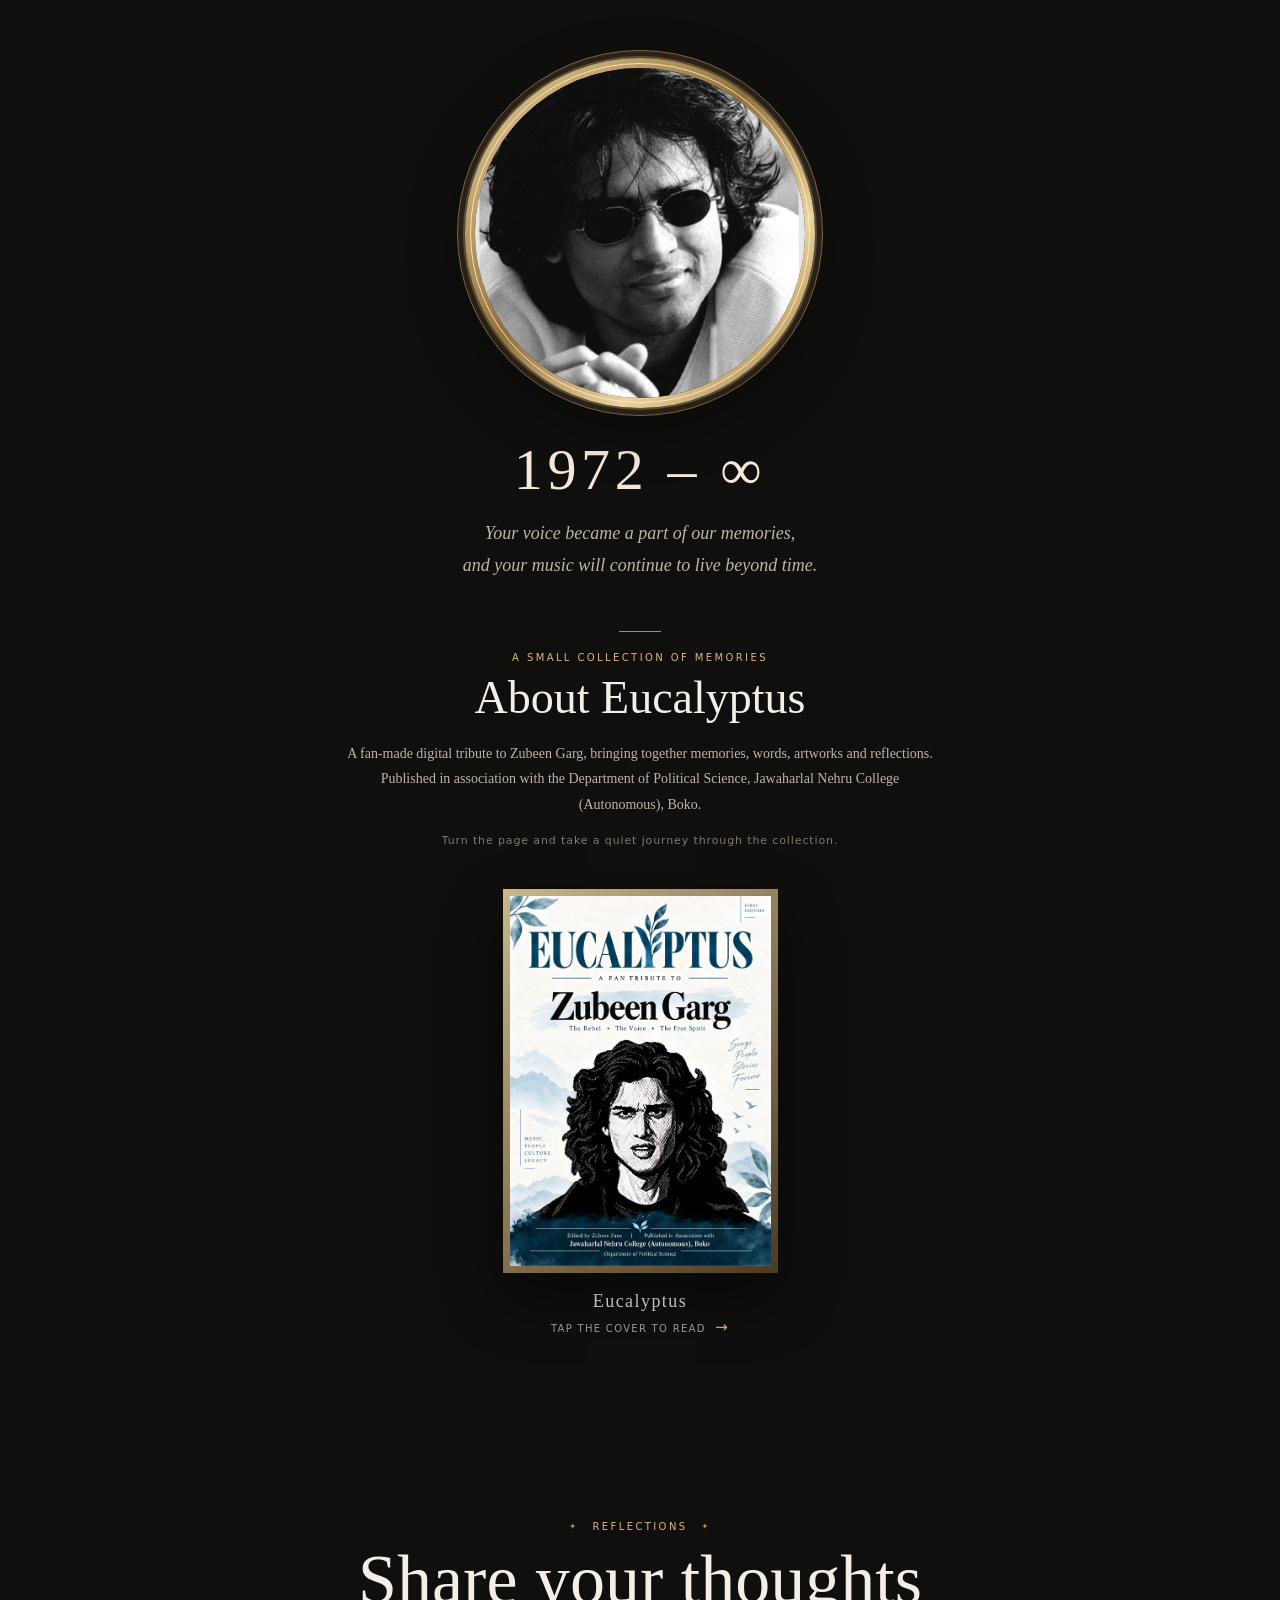
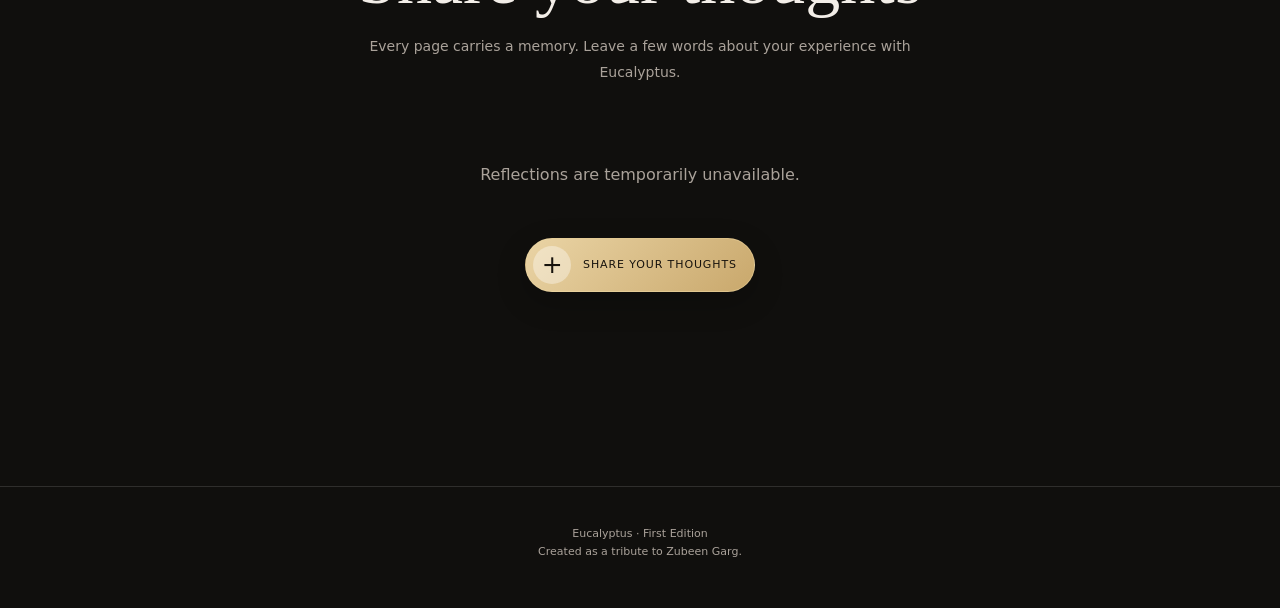
<file: index.html>
<!DOCTYPE html>
<html lang="en">
<head>
  <meta charset="UTF-8">
  <meta name="viewport" content="width=device-width, initial-scale=1.0, viewport-fit=cover">
  <meta name="theme-color" content="#100f0d">
  <meta name="description" content="Eucalyptus — First Edition. A tribute to Zubeen Garg.">
  <title>Eucalyptus — First Edition</title>
  <link rel="stylesheet" href="styles.css">
  <link rel="preconnect" href="https://script.google.com">
  <link rel="preconnect" href="https://script.googleusercontent.com">
</head>
<body>

  <!-- =========================
       HOMEPAGE
  ========================== -->
  <section class="home" id="home">

    <div class="tribute-frame" aria-hidden="true">

      <div class="home-photo">
        <img src="assets/zubeen.jpg" alt="Zubeen Garg">
      </div>
    </div>

    <div class="home-mark">1972 – ∞</div>

    <p class="tribute-message">
      Your voice became a part of our memories,<br>
      and your music will continue to live beyond time.
    </p>


    <section class="magazine-intro" aria-labelledby="magazineIntroTitle">
      <div class="magazine-intro-rule" aria-hidden="true"></div>
      <p class="magazine-intro-kicker">A small collection of memories</p>
      <h2 id="magazineIntroTitle">About Eucalyptus</h2>
      <p>
        A fan-made digital tribute to Zubeen Garg, bringing together memories, words, artworks and reflections.

        <br>Published in association with the Department of Political Science, Jawaharlal Nehru College (Autonomous), Boko.
      </p>
      <p class="magazine-intro-note">
        Turn the page and take a quiet journey through the collection.
      </p>
    </section>

    <!-- Magazine cover -->
    <button class="magazine-cover-button"
            id="enterMagazine"
            type="button"
            aria-label="Open Eucalyptus magazine">

      <div class="cover-shadow">
        <div class="cover-frame">
          <img
            src="assets/magazine/page-01.webp"
            alt="Eucalyptus magazine — first page"
            class="cover-image">
        </div>
      </div>

      <div class="cover-caption">
        <span class="cover-caption-title">Eucalyptus</span>
        <span class="cover-caption-action">
          Tap the cover to read
          <span aria-hidden="true">→</span>
        </span>
      </div>

    </button>

  </section>


  <!-- =========================
       MAGAZINE PRELOADER
  ========================== -->
  <div class="magazine-preloader" id="magazinePreloader" aria-hidden="true">
    <div class="preloader-card">
      <div class="preloader-mark">E</div>
      <div class="preloader-title">Eucalyptus</div>
      <div class="preloader-subtitle">Preparing the magazine</div>
      <div class="preloader-progress"><span id="preloaderBar"></span></div>
      <div class="preloader-count" id="preloaderCount">0 / 75</div>
    </div>
  </div>

  <!-- =========================
       PDF-LIKE VIEWER
  ========================== -->
  <section class="viewer"
           id="viewer"
           aria-label="Eucalyptus magazine">

    <header class="toolbar">

      <button class="toolbar-button close-button"
              id="closeViewer"
              type="button"
              aria-label="Close magazine">
        ×
      </button>

      <div class="document-title">
        <strong>Eucalyptus</strong>
        <span>First Edition</span>
      </div>

      <div class="toolbar-actions">

        <button class="toolbar-button"
                id="zoomOut"
                type="button"
                aria-label="Zoom out">−</button>

        <span class="zoom-label"
              id="zoomLabel">100%</span>

        <button class="toolbar-button"
                id="zoomIn"
                type="button"
                aria-label="Zoom in">+</button>

        <button class="toolbar-button download-button"
                id="downloadMagazine"
                type="button"
                aria-label="Download magazine as PDF"
                title="Download magazine as PDF">
          <span class="download-icon" aria-hidden="true">↓</span>
        </button>

      </div>
    </header>


    <main class="pdf-area" id="pdfArea">
      <div class="pages" id="pages"></div>
    </main>


    <div class="page-control">

      <button id="previousPage"
              type="button"
              aria-label="Previous page">‹</button>

      <div class="page-input-wrap">
        <input id="pageInput"
               type="number"
               min="1"
               max="75"
               value="1"
               aria-label="Page number">
        <span>/ 75</span>
      </div>

      <button id="nextPage"
              type="button"
              aria-label="Next page">›</button>

    </div>

  </section>


  <!-- =========================
       REVIEWS
  ========================== -->
  <section class="reviews-section" id="reviews">

    <div class="review-heading-decoration">
      <span>✦</span>
      <span>REFLECTIONS</span>
      <span>✦</span>
    </div>

    <div class="section-heading">
      <h2>Share your thoughts</h2>
      <p>
        Every page carries a memory. Leave a few words
        about your experience with Eucalyptus.
      </p>
    </div>

    <div class="reviews-wrap">

      <div id="reviewsList" class="reviews-list is-loading">
        <div class="review-state review-loading-state">
          <span class="inline-spinner" aria-hidden="true"></span>
          <span>Loading reflections…</span>
        </div>
      </div>

      <div class="review-actions">
        <a class="view-all-reviews" id="viewAllReviews" href="review.html" hidden>
          <span>View all reviews</span>
          <span aria-hidden="true">→</span>
        </a>

        <button class="share-thoughts"
                id="addReview"
                type="button">
          <span class="share-icon">+</span>
          <span class="share-label">Share your thoughts</span>
        </button>
      </div>

    </div>
  </section>


  <footer>
    <p>Eucalyptus · First Edition</p>
    <p>Created as a tribute to Zubeen Garg.</p>

  </footer>


  <!-- =========================
       REVIEW MODAL
  ========================== -->
  <div class="modal"
       id="reviewModal"
       aria-hidden="true">

    <div class="modal-backdrop"
         data-close-review></div>

    <div class="modal-card"
         role="dialog"
         aria-modal="true"
         aria-labelledby="reviewTitle">

      <button class="modal-close"
              id="closeReview"
              type="button"
              aria-label="Close">×</button>

      <div class="modal-ornament">✦</div>

      <h2 id="reviewTitle">Share your thoughts</h2>

      <p class="modal-intro">
        Tell us what you felt while going through Eucalyptus.
      </p>

      <div class="review-submit-overlay" id="reviewSubmitOverlay" aria-hidden="true">
        <div class="submit-spinner" aria-hidden="true"></div>
        <strong id="reviewSubmitTitle">Publishing your reflection…</strong>
        <span id="reviewSubmitText">Please wait a moment.</span>
      </div>

      <form id="reviewForm">

        <label>
          Name
          <input name="name"
                 type="text"
                 maxlength="60"
                 required
                 placeholder="Your name">
        </label>

        <label>
          Rating

          <span class="rating-input"
                id="ratingInput">
            <button type="button" data-rating="1">★</button>
            <button type="button" data-rating="2">★</button>
            <button type="button" data-rating="3">★</button>
            <button type="button" data-rating="4">★</button>
            <button type="button" data-rating="5">★</button>
          </span>

          <input id="ratingValue"
                 name="rating"
                 type="hidden"
                 value="5">
        </label>

        <label>
          Your review
          <textarea name="review"
                    maxlength="600"
                    rows="5"
                    required
                    placeholder="Write something about the magazine…"></textarea>
        </label>

        <button class="submit-review"
                type="submit">
          Publish review
        </button>

        <p class="form-message"
           id="formMessage"></p>

      </form>
    </div>
  </div>


  <script src="libs/eucalyptus-pdf.js"></script>
  <script src="script.js"></script>
</body>
</html>
</file>
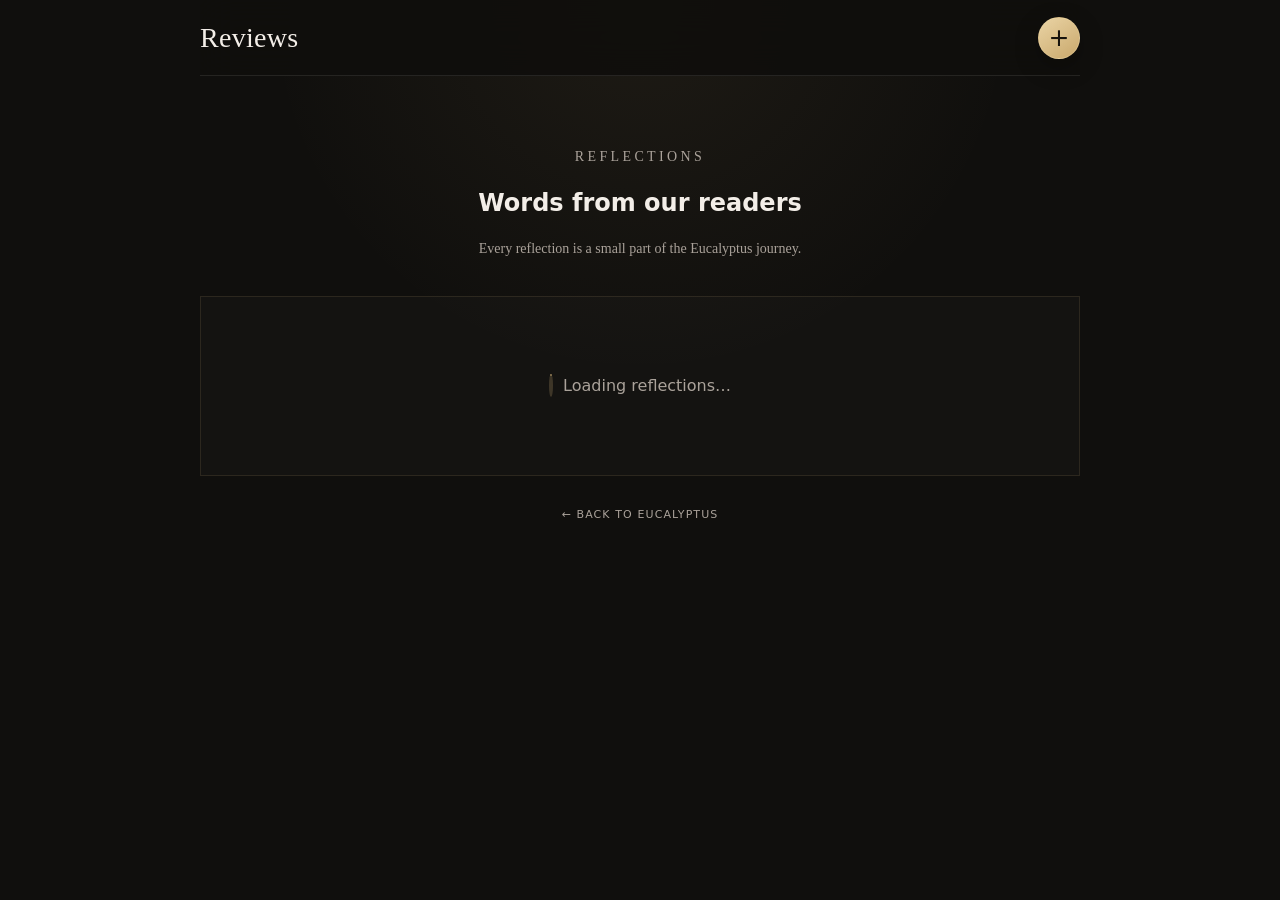
<file: review.html>
<!DOCTYPE html>
<html lang="en">
<head>
  <meta charset="UTF-8">
  <meta name="viewport" content="width=device-width, initial-scale=1.0, viewport-fit=cover">
  <meta name="theme-color" content="#100f0d">
  <meta name="description" content="Eucalyptus — Reviews and reflections.">
  <title>Reviews — Eucalyptus</title>
  <link rel="stylesheet" href="styles.css">
  <style>
    body.review-page {
      min-height: 100svh;
      background:
        radial-gradient(circle at 50% 0%, rgba(215,183,123,.07), transparent 34%),
        var(--black);
    }
    .reviews-page {
      width: min(100%, 920px);
      margin: 0 auto;
      padding: 0 20px 80px;
    }
    .reviews-page-header {
      position: sticky;
      top: 0;
      z-index: 20;
      height: 76px;
      display: flex;
      align-items: center;
      justify-content: space-between;
      border-bottom: 1px solid rgba(255,255,255,.09);
      background: rgba(16,15,13,.92);
      backdrop-filter: blur(18px);
      -webkit-backdrop-filter: blur(18px);
    }
    .reviews-page-title {
      margin: 0;
      font-family: Georgia, "Times New Roman", serif;
      font-size: 28px;
      font-weight: 400;
      letter-spacing: .01em;
    }
    .reviews-page-add {
      width: 42px;
      height: 42px;
      display: grid;
      place-items: center;
      border: 1px solid rgba(236,212,159,.42);
      border-radius: 50%;
      background: linear-gradient(145deg, #ead4a5, #c9a86c);
      color: #17130d;
      font-size: 25px;
      line-height: 1;
      text-decoration: none;
      box-shadow: 0 8px 24px rgba(0,0,0,.25);
      transition: transform .2s ease;
    }
    .reviews-page-add:hover { transform: translateY(-2px); }
    .reviews-intro {
      padding: 54px 0 34px;
      text-align: center;
    }
    .reviews-intro-kicker {
      margin: 0 0 10px;
      color: var(--gold);
      font-size: 10px;
      letter-spacing: .24em;
      text-transform: uppercase;
    }
    .reviews-intro h1 {
      margin: 0;
      font-family: Georgia, "Times New Roman", serif;
      font-size: clamp(40px, 7vw, 64px);
      font-weight: 400;
    }
    .reviews-intro p {
      max-width: 570px;
      margin: 15px auto 0;
      color: var(--muted);
      font-family: Georgia, "Times New Roman", serif;
      line-height: 1.75;
      font-size: 14px;
    }
    .all-reviews-list {
      display: grid;
      gap: 14px;
    }
    .all-reviews-list .review-card {
      animation: reviewAppear .35s ease both;
    }
    @keyframes reviewAppear {
      from { opacity: 0; transform: translateY(7px); }
      to { opacity: 1; transform: translateY(0); }
    }
    .reviews-page-state {
      min-height: 180px;
      display: grid;
      place-items: center;
      color: var(--muted);
      text-align: center;
      border: 1px solid rgba(215,183,123,.12);
      background: rgba(255,255,255,.015);
    }
    .reviews-back {
      display: block;
      width: fit-content;
      margin: 32px auto 0;
      color: var(--muted);
      text-decoration: none;
      font-size: 11px;
      letter-spacing: .1em;
      text-transform: uppercase;
    }
    .reviews-back:hover { color: var(--gold-light); }
    @media (max-width: 700px) {
      .reviews-page { padding: 0 14px 55px; }
      .reviews-page-header { height: 64px; }
      .reviews-page-title { font-size: 24px; }
      .reviews-page-add { width: 40px; height: 40px; }
      .reviews-intro { padding: 42px 8px 28px; }
      .reviews-intro h1 { font-size: 43px; }
      .reviews-intro p { font-size: 13px; }
    }
  </style>
</head>
<body class="review-page">
  <main class="reviews-page">
    <header class="reviews-page-header">
      <h1 class="reviews-page-title">Reviews</h1>
      <button class="reviews-page-add" id="pageAddReview" type="button" aria-label="Add review">+</button>
    </header>

    <section class="reviews-intro">
      <p class="reviews-intro-kicker">Reflections</p>
      <h2>Words from our readers</h2>
      <p>Every reflection is a small part of the Eucalyptus journey.</p>
    </section>

    <section aria-label="All reviews">
      <div id="allReviewsList" class="all-reviews-list">
        <div class="reviews-page-state">
          <span><span class="inline-spinner" aria-hidden="true"></span>&nbsp; Loading reflections…</span>
        </div>
      </div>
    </section>

    <a class="reviews-back" href="index.html">← Back to Eucalyptus</a>
  </main>

  <!-- Reuse the existing review form/modal exactly, without changing the homepage form. -->
  <div class="modal" id="reviewModal" aria-hidden="true">
    <div class="modal-backdrop" data-close-review></div>
    <div class="modal-card" role="dialog" aria-modal="true" aria-labelledby="reviewTitle">
      <button class="modal-close" id="closeReview" type="button" aria-label="Close">×</button>
      <div class="modal-ornament">✦</div>
      <h2 id="reviewTitle">Share your thoughts</h2>
      <p class="modal-intro">Tell us what you felt while going through Eucalyptus.</p>
      <div class="review-submit-overlay" id="reviewSubmitOverlay" aria-hidden="true">
        <div class="submit-spinner" aria-hidden="true"></div>
        <strong id="reviewSubmitTitle">Publishing your reflection…</strong>
        <span id="reviewSubmitText">Please wait a moment.</span>
      </div>
      <form id="reviewForm">
        <label>Name
          <input name="name" type="text" maxlength="60" required placeholder="Your name">
        </label>
        <label>Rating
          <span class="rating-input" id="ratingInput">
            <button type="button" data-rating="1">★</button>
            <button type="button" data-rating="2">★</button>
            <button type="button" data-rating="3">★</button>
            <button type="button" data-rating="4">★</button>
            <button type="button" data-rating="5">★</button>
          </span>
          <input id="ratingValue" name="rating" type="hidden" value="5">
        </label>
        <label>Your review
          <textarea name="review" maxlength="600" rows="5" required placeholder="Write something about the magazine…"></textarea>
        </label>
        <button class="submit-review" type="submit">Publish review</button>
        <p class="form-message" id="formMessage"></p>
      </form>
    </div>
  </div>

<script>
const REVIEW_API_URL = "https://script.google.com/macros/s/AKfycbyBRiG2zSJiflltSO2iUaeSy_tyiNYF7ASCsY05XhcqAOAndD3G_vsc6mHWqaaKgOG7/exec";
const REVIEW_CACHE_KEY = "eucalyptus_reviews_v1";

const modal = document.getElementById("reviewModal");
const form = document.getElementById("reviewForm");
const list = document.getElementById("allReviewsList");
const ratingValue = document.getElementById("ratingValue");
const submitButton = form.querySelector(".submit-review");
const overlay = document.getElementById("reviewSubmitOverlay");

function sortLatest(reviews) {
  return [...reviews].sort((a,b) => {
    const da = new Date(a.date || 0).getTime();
    const db = new Date(b.date || 0).getTime();
    return (Number.isFinite(db) ? db : 0) - (Number.isFinite(da) ? da : 0);
  });
}
function card(review) {
  const el = document.createElement("article");
  el.className = "review-card";
  const top = document.createElement("div");
  top.className = "review-top";
  const name = document.createElement("div");
  name.className = "review-name";
  name.textContent = review.name || "Anonymous";
  const stars = document.createElement("div");
  stars.className = "review-stars";
  const rating = Math.max(0, Math.min(5, Number(review.rating) || 0));
  stars.textContent = "★".repeat(rating) + "☆".repeat(5-rating);
  const text = document.createElement("p");
  text.className = "review-text";
  text.textContent = review.review || "";
  top.append(name, stars);
  el.append(top, text);
  return el;
}
function render(reviews) {
  list.innerHTML = "";
  const sorted = sortLatest(reviews);
  if (!sorted.length) {
    list.innerHTML = '<div class="reviews-page-state">Be the first to leave a reflection.</div>';
    return;
  }
  sorted.forEach((r,i) => {
    const el = card(r);
    el.style.animationDelay = Math.min(i * 35, 280) + "ms";
    list.appendChild(el);
  });
}
function getCache() {
  try { return JSON.parse(sessionStorage.getItem(REVIEW_CACHE_KEY) || "null"); } catch (_) { return null; }
}
function setCache(v) {
  try { sessionStorage.setItem(REVIEW_CACHE_KEY, JSON.stringify(v)); } catch (_) {}
}
async function loadReviews() {
  const cached = getCache();
  if (Array.isArray(cached)) render(cached);
  try {
    const response = await fetch(REVIEW_API_URL + "?t=" + Date.now(), {cache:"no-store"});
    if (!response.ok) throw new Error();
    const data = await response.json();
    const reviews = Array.isArray(data.reviews) ? data.reviews : [];
    setCache(reviews);
    render(reviews);
  } catch (_) {
    if (!Array.isArray(cached)) {
      list.innerHTML = '<div class="reviews-page-state">Reflections are temporarily unavailable.</div>';
    }
  }
}
function openReview() {
  modal.classList.add("open");
  modal.setAttribute("aria-hidden","false");
}
function closeReview() {
  modal.classList.remove("open");
  modal.setAttribute("aria-hidden","true");
}
document.getElementById("pageAddReview").addEventListener("click", openReview);
document.getElementById("closeReview").addEventListener("click", closeReview);
document.querySelector("[data-close-review]").addEventListener("click", closeReview);

document.querySelectorAll("#ratingInput button").forEach(btn => {
  btn.addEventListener("click", () => {
    const value = Number(btn.dataset.rating);
    ratingValue.value = value;
    document.querySelectorAll("#ratingInput button").forEach((star,i) => star.textContent = i < value ? "★" : "☆");
  });
});

function setSubmitting(on) {
  // The old full-card overlay is intentionally disabled. The homepage
  // uses a compact one-line publishing state instead.
  overlay.classList.remove("open");
  overlay.setAttribute("aria-hidden", "true");
  submitButton.disabled = on;
  form.querySelectorAll("input, textarea, #ratingInput button").forEach(x => x.disabled = on);
}

function showPublishState(message = "Publishing your reflection…", success = false) {
  list.innerHTML = `
    <div class="reviews-page-state review-publish-state ${success ? "is-success" : ""}">
      ${success ? "" : '<span class="inline-spinner" aria-hidden="true"></span>'}
      <span>${message}</span>
    </div>
  `;
}

form.addEventListener("submit", async e => {
  e.preventDefault();
  if (submitButton.disabled) return;
  document.getElementById("formMessage").textContent = "";
  const fd = new FormData(form);
  const payload = {
    name: String(fd.get("name") || "").trim(),
    rating: Number(fd.get("rating") || 5),
    review: String(fd.get("review") || "").trim()
  };
  if (!payload.name || !payload.review) {
    document.getElementById("formMessage").textContent = "Please complete the form.";
    return;
  }

  setSubmitting(true);
  closeReview();
  showPublishState();

  try {
    await fetch(REVIEW_API_URL, {
      method:"POST", mode:"no-cors",
      headers:{"Content-Type":"text/plain;charset=utf-8"},
      body:JSON.stringify(payload)
    });

    try { sessionStorage.removeItem(REVIEW_CACHE_KEY); } catch (_) {}
    form.reset();
    ratingValue.value = 5;
    document.querySelectorAll("#ratingInput button").forEach(star => star.textContent = "★");

    showPublishState("Reflection submitted", true);
    await new Promise(r => setTimeout(r, 650));
    setSubmitting(false);
    loadReviews();
  } catch (_) {
    setSubmitting(false);
    showPublishState("Could not publish. Please try again.", true);
    setTimeout(loadReviews, 1400);
  }
});

// Prevent selection, long-press selection and the context menu outside the review form.
document.addEventListener("selectstart", e => {
  if (!e.target.closest("#reviewForm")) e.preventDefault();
});
document.addEventListener("contextmenu", e => {
  if (!e.target.closest("#reviewForm")) e.preventDefault();
});
document.addEventListener("dragstart", e => {
  if (!e.target.closest("#reviewForm")) e.preventDefault();
});
loadReviews();
  } catch (_) {
    setSubmitting(false, "Could not publish");
    document.getElementById("formMessage").textContent = "Could not submit the review. Please try again.";
  }
});
loadReviews();
</script>
</body>
</html>
</file>
<file: styles.css>
* {
  box-sizing: border-box;
}

:root {
  --black: #100f0d;
  --black-2: #181614;
  --paper-bg: #d8d5d1;
  --text: #f3eee8;
  --muted: #aaa29a;

  --gold: #d7b77b;
  --gold-light: #ecd49f;
  --gold-dark: #92703b;

  --line: rgba(255,255,255,.13);
}

html {
  scroll-behavior: smooth;
}

body {
  margin: 0;
  background: var(--black);
  color: var(--text);
  font-family: Inter, system-ui, -apple-system, BlinkMacSystemFont, "Segoe UI", sans-serif;
  -webkit-font-smoothing: antialiased;
}

/* Prevent long-press text selection outside the review form. */
html,
body,
body * {
  -webkit-user-select: none;
  user-select: none;
  -webkit-touch-callout: none;
}

#reviewForm,
#reviewForm * {
  -webkit-user-select: text;
  user-select: text;
  -webkit-touch-callout: default;
}

#reviewForm button,
#reviewForm input[type="button"],
#reviewForm input[type="submit"] {
  -webkit-user-select: none;
  user-select: none;
}

body.viewer-open {
  overflow: hidden;
}

button,
input,
textarea {
  font: inherit;
}

button {
  cursor: pointer;
}


/* =========================================
   HOMEPAGE / TRIBUTE
========================================= */

.home {
  min-height: 100svh;
  padding: 58px 20px 80px;

  display: flex;
  flex-direction: column;
  align-items: center;
  justify-content: center;

  text-align: center;
}


/* ---- Golden photo frame ---- */

.tribute-frame {
  position: relative;

  width: min(72vw, 350px);
  aspect-ratio: 1;

  display: grid;
  place-items: center;

  margin-bottom: 28px;

  padding: 10px;

  border-radius: 50%;

  background:
    linear-gradient(
      135deg,
      var(--gold-light),
      var(--gold-dark) 45%,
      var(--gold-light) 72%,
      var(--gold-dark)
    );

  box-shadow:
    0 0 0 2px rgba(236,212,159,.25),
    0 0 0 7px rgba(146,112,59,.22),
    0 18px 55px rgba(0,0,0,.35);
}


/* Inner golden ring */

.tribute-frame::before {
  content: "";
  position: absolute;
  inset: 5px;

  border: 1px solid rgba(255,238,194,.85);
  border-radius: 50%;

  pointer-events: none;
}


/* Outer decorative ring */

.tribute-frame::after {
  content: "";
  position: absolute;
  inset: -8px;

  border: 1px solid rgba(215,183,123,.52);
  border-radius: 50%;

  pointer-events: none;
}


.home-photo {
  width: 100%;
  height: 100%;

  border-radius: 50%;
  overflow: hidden;

  background: #171513;
}


.home-photo img {
  width: 100%;
  height: 100%;

  display: block;
  object-fit: cover;

  filter:
    saturate(.72)
    contrast(1.02);
}


/* ---- Tribute text ---- */

.home-mark {
  font-family:
    Georgia,
    "Times New Roman",
    serif;

  font-size:
    clamp(31px, 7vw, 58px);

  font-weight: 400;

  letter-spacing: .08em;

  color: #f2e9dc;
}

.tribute-message {
  max-width: 540px;

  margin: 15px auto 38px;

  color: #bdb4aa;

  font-family:
    Georgia,
    "Times New Roman",
    serif;

  font-size:
    clamp(14px, 2.8vw, 18px);

  line-height: 1.75;

  font-style: italic;
}


/* ---- Magazine introduction ---- */

.magazine-intro {
  width: min(100%, 650px);
  margin: 12px auto 42px;
  text-align: center;
}

.magazine-intro-rule {
  width: 42px; height: 1px; margin: 0 auto 20px;
  background: var(--gold); opacity: .75;
}

.magazine-intro-kicker {
  margin: 0 0 10px; color: var(--gold); font-size: 10px;
  letter-spacing: .24em; text-transform: uppercase;
}

.magazine-intro h2 {
  margin: 0; font-family: Georgia, "Times New Roman", serif;
  font-size: clamp(30px, 6vw, 46px); font-weight: 400; line-height: 1.1;
}

.magazine-intro > p:not(.magazine-intro-kicker):not(.magazine-intro-note) {
  max-width: 590px; margin: 17px auto 0; color: #bdb4aa;
  font-family: Georgia, "Times New Roman", serif; font-size: 14px; line-height: 1.85;
}

.magazine-intro-note {
  margin: 16px auto 0; color: #817970; font-size: 11px; letter-spacing: .08em;
}

/* =========================================
   MAGAZINE COVER
========================================= */

.magazine-cover-button {
  border: 0;
  padding: 0;

  background: transparent;
  color: var(--text);

  display: flex;
  flex-direction: column;
  align-items: center;

  transition:
    transform .35s ease;
}

.magazine-cover-button:hover {
  transform: translateY(-7px);
}

.magazine-cover-button:focus-visible {
  outline: 1px solid var(--gold);
  outline-offset: 12px;
}


.cover-shadow {
  position: relative;

  width: min(55vw, 275px);

  padding: 7px;

  background:
    linear-gradient(
      135deg,
      rgba(236,212,159,.85),
      rgba(146,112,59,.45)
    );

  box-shadow:
    0 24px 55px rgba(0,0,0,.48);
}


.cover-frame {
  background: #fff;

  overflow: hidden;
}


.cover-image {
  display: block;

  width: 100%;
  height: auto;
}


.cover-caption {
  display: flex;
  flex-direction: column;
  align-items: center;

  gap: 6px;

  margin-top: 18px;
}


.cover-caption-title {
  font-family:
    Georgia,
    "Times New Roman",
    serif;

  font-size: 18px;
  letter-spacing: .08em;
}


.cover-caption-action {
  color: var(--muted);

  font-size: 10px;

  letter-spacing: .13em;
  text-transform: uppercase;
}

.cover-caption-action span {
  color: var(--gold);
  font-size: 15px;
  margin-left: 5px;
}


/* =========================================
   MAGAZINE PRELOADER
========================================= */
.magazine-preloader { position: fixed; inset: 0; z-index: 500; display: grid; place-items: center; background: radial-gradient(circle at 50% 42%, #211e1a 0%, #100f0d 58%, #090908 100%); opacity: 1; visibility: visible; transition: opacity .32s ease, visibility .32s ease; }
.magazine-preloader.ready { opacity: 0; }
.magazine-preloader.hidden { visibility: hidden; pointer-events: none; }
.preloader-card { width: min(82vw, 330px); text-align: center; }
.preloader-mark { width: 58px; height: 58px; margin: 0 auto 18px; display: grid; place-items: center; border: 1px solid rgba(236,212,159,.55); border-radius: 50%; color: var(--gold-light); font-family: Georgia, serif; font-size: 28px; }
.preloader-title { color: #f3eee8; font-family: Georgia, serif; font-size: 25px; letter-spacing: .08em; }
.preloader-subtitle { margin-top: 7px; color: var(--muted); font-size: 10px; letter-spacing: .18em; text-transform: uppercase; }
.preloader-progress { height: 2px; margin-top: 26px; overflow: hidden; background: rgba(255,255,255,.10); }
.preloader-progress span { display: block; width: 0; height: 100%; background: var(--gold); transition: width .18s ease; }
.preloader-count { margin-top: 10px; color: #817970; font-size: 10px; letter-spacing: .08em; }
.review-loading-state { display:flex; align-items:center; justify-content:center; gap:10px; }
.inline-spinner, .submit-spinner { width:16px; height:16px; border:2px solid rgba(215,183,123,.22); border-top-color:var(--gold); border-radius:50%; animation:eucalyptusSpin .75s linear infinite; }
@keyframes eucalyptusSpin { to { transform:rotate(360deg); } }
.reviews-list.is-loading {
  min-height: 80px;
}
.reviews-list.is-loading .review-state {
  min-height: 80px;
}

.review-publish-state {
  min-height: 56px !important;
  display: flex !important;
  align-items: center;
  justify-content: center;
  gap: 10px;
  padding: 0 18px;
  border: 1px solid rgba(215,183,123,.15);
  background: rgba(255,255,255,.018);
  color: var(--muted);
  font-size: 12px;
  letter-spacing: .02em;
  text-align: center;
}

.review-publish-state.is-success {
  color: var(--gold-light);
}

.review-publish-state .inline-spinner {
  flex: 0 0 auto;
}
.review-submit-overlay { position:absolute; inset:0; z-index:5; display:none; place-items:center; padding:28px; text-align:center; background:rgba(16,15,13,.94); backdrop-filter:blur(8px); }
.review-submit-overlay.open { display:grid; }
.review-submit-overlay > div, .review-submit-overlay > strong, .review-submit-overlay > span { grid-column:1; grid-row:1; }
.review-submit-overlay .submit-spinner { align-self:start; margin-top:8px; }
.review-submit-overlay strong { margin-top:38px; color:#f3eee8; font-family:Georgia,serif; font-size:20px; font-weight:400; }
.review-submit-overlay span { margin-top:92px; color:var(--muted); font-size:11px; }
.submit-review:disabled { opacity:.55; cursor:wait; }

/* =========================================
   PDF VIEWER
========================================= */

.viewer {
  position: fixed;
  inset: 0;

  z-index: 100;

  display: none;

  grid-template-rows:
    58px
    minmax(0, 1fr)
    54px;

  background: #d8d5d1;
}

.viewer.active {
  display: grid;
}


.toolbar {
  height: 58px;

  display: grid;

  grid-template-columns:
    58px
    1fr
    auto;

  align-items: center;

  background: #10100f;

  border-bottom:
    1px solid var(--line);

  padding: 0 8px;

  z-index: 20;
}


.toolbar-button {
  width: 44px;
  height: 44px;

  border: 0;
  background: transparent;

  color: white;

  font-size: 23px;
}


.close-button {
  font-size: 31px;
}


.document-title {
  display: flex;
  flex-direction: column;
  align-items: center;

  line-height: 1.2;
}


.document-title strong {
  font-family:
    Georgia,
    "Times New Roman",
    serif;

  font-size: 15px;
  font-weight: 500;
}


.document-title span {
  color: var(--muted);

  font-size: 9px;

  letter-spacing: .12em;
  text-transform: uppercase;

  margin-top: 3px;
}


.toolbar-actions {
  display: flex;
  align-items: center;
}


.zoom-label {
  min-width: 48px;

  text-align: center;

  color: #d2ccc6;

  font-size: 11px;
}


.pdf-area {
  min-height: 0;

  overflow: auto;
  overscroll-behavior: contain;
  scrollbar-gutter: stable;

  background:
    radial-gradient(
      ellipse at center,
      #e7e3df 0%,
      #cec9c5 100%
    );

  padding:
    28px
    20px
    100px;

  -webkit-overflow-scrolling:
    touch;
}


.pages {
  width: min(100%, 900px);

  margin: 0 auto;

  display: flex;
  flex-direction: column;
  align-items: center;

  gap: 22px;

  flex: 0 0 auto;
  transform: none;
  transition: width .18s ease;
}


.pdf-page {
  position: relative;

  width: min(100%, 900px);

  background: white;

  overflow: hidden;

  box-shadow:
    0 3px 10px rgba(0,0,0,.20),
    0 18px 45px rgba(0,0,0,.12);

  scroll-margin-top: 75px;
}


.pdf-page img {
  display: block;

  width: 100%;
  height: auto;

  max-width: none;

  user-select: none;
  -webkit-user-drag: none;
}


.page-placeholder {
  width: 100%;

  aspect-ratio: 210 / 297;

  display: flex;
  align-items: center;
  justify-content: center;

  color: #999;

  font-size: 11px;
}


.page-control {
  height: 54px;

  background: #10100f;

  border-top:
    1px solid var(--line);

  display: flex;
  align-items: center;
  justify-content: center;

  gap: 12px;

  z-index: 20;
}


.page-control button {
  width: 40px;
  height: 40px;

  border: 0;
  background: transparent;

  color: white;

  font-size: 30px;
}


.page-input-wrap {
  display: flex;
  align-items: center;

  gap: 6px;

  color: #aaa;

  font-size: 12px;
}


.page-input-wrap input {
  width: 48px;
  height: 32px;

  border:
    1px solid rgba(255,255,255,.16);

  background: #1b1a19;

  color: white;

  text-align: center;

  outline: none;
}


/* =========================================
   REVIEWS
========================================= */

.reviews-section {
  max-width: 1000px;

  margin: auto;

  padding:
    105px
    20px
    110px;
}


.review-heading-decoration {
  display: flex;
  align-items: center;
  justify-content: center;

  gap: 14px;

  color: var(--gold);

  font-size: 10px;

  letter-spacing: .24em;

  margin-bottom: 12px;
}


.review-heading-decoration span:first-child,
.review-heading-decoration span:last-child {
  font-size: 8px;
  opacity: .8;
}


.section-heading {
  text-align: center;

  max-width: 650px;

  margin:
    0
    auto
    50px;
}


.section-heading h2 {
  margin: 0;

  font-family:
    Georgia,
    "Times New Roman",
    serif;

  font-size:
    clamp(39px, 7vw, 70px);

  font-weight: 400;

  line-height: 1.04;
}


.section-heading p {
  max-width: 560px;

  margin:
    18px
    auto
    0;

  color: var(--muted);

  line-height: 1.8;

  font-size: 14px;
}


.reviews-wrap {
  max-width: 820px;

  margin: auto;

  position: relative;

  padding-bottom: 84px;
}


.reviews-list {
  display: grid;

  gap: 14px;
}


.review-card {
  position: relative;

  background:
    linear-gradient(
      145deg,
      #1d1a17,
      #151413
    );

  border:
    1px solid rgba(215,183,123,.17);

  padding:
    22px
    24px;

  box-shadow:
    0 15px 40px rgba(0,0,0,.12);
}


.review-card::before {
  content: "“";

  position: absolute;

  right: 20px;
  top: 4px;

  color: rgba(215,183,123,.15);

  font-family: Georgia, serif;

  font-size: 70px;

  line-height: 1;
}


.review-top {
  display: flex;

  justify-content: space-between;

  gap: 12px;
}


.review-name {
  font-weight: 600;
}


.review-stars {
  color: var(--gold);

  letter-spacing: .08em;
}


.review-text {
  color: #d4cec8;

  line-height: 1.7;

  margin-bottom: 0;

  white-space: pre-wrap;
}


.review-state {
  color: var(--muted);

  text-align: center;

  padding: 30px;
}


/* Share your thoughts button */

.share-thoughts {
  position: absolute;

  right: 0;
  bottom: 0;

  display: inline-flex;

  align-items: center;

  gap: 12px;

  border:
    1px solid rgba(236,212,159,.45);

  border-radius: 999px;

  background:
    linear-gradient(
      135deg,
      #ead4a5,
      #c9a86c
    );

  color: #17130d;

  padding:
    7px
    17px
    7px
    7px;

  box-shadow:
    0 10px 30px rgba(0,0,0,.24);

  transition:
    transform .25s ease,
    box-shadow .25s ease;
}


.share-thoughts:hover {
  transform: translateY(-3px);

  box-shadow:
    0 15px 35px rgba(0,0,0,.32);
}


.share-icon {
  width: 38px;
  height: 38px;

  display: grid;
  place-items: center;

  border-radius: 50%;

  background: rgba(255,255,255,.36);

  font-size: 25px;

  line-height: 1;
}


.share-label {
  font-size: 11px;

  letter-spacing: .08em;

  text-transform: uppercase;
}


/* =========================================
   FOOTER
========================================= */

footer {
  border-top:
    1px solid var(--line);

  padding:
    35px
    20px
    45px;

  text-align: center;

  color: var(--muted);

  font-size: 11px;
}


footer p {
  margin: 5px;
}


footer a {
  color: var(--muted);

  text-underline-offset: 4px;
}


/* =========================================
   REVIEW MODAL
========================================= */

.modal {
  position: fixed;

  inset: 0;

  z-index: 300;

  display: none;

  place-items: center;

  padding: 20px;
}


.modal.open {
  display: grid;
}


.modal-backdrop {
  position: absolute;

  inset: 0;

  background:
    rgba(0,0,0,.76);

  backdrop-filter:
    blur(7px);
}


.modal-card {
  position: relative;
  overflow: hidden;

  z-index: 1;

  width: min(100%, 510px);

  background:
    linear-gradient(
      145deg,
      #1d1a17,
      #131211
    );

  border:
    1px solid rgba(215,183,123,.25);

  padding: 34px;

  box-shadow:
    0 30px 80px rgba(0,0,0,.45);
}


.modal-card::before {
  content: "";

  position: absolute;

  inset: 7px;

  border:
    1px solid rgba(215,183,123,.09);

  pointer-events: none;
}


.modal-close {
  position: absolute;

  right: 12px;
  top: 8px;

  border: 0;

  background: transparent;

  color: var(--muted);

  font-size: 28px;

  z-index: 2;
}


.modal-ornament {
  color: var(--gold);

  font-size: 13px;

  margin-bottom: 10px;
}


.modal-card h2 {
  margin:
    0
    0
    8px;

  font-family:
    Georgia,
    "Times New Roman",
    serif;

  font-weight: 400;

  font-size: 32px;
}


.modal-intro {
  color: var(--muted);

  font-size: 12px;

  line-height: 1.6;

  margin-bottom: 25px;
}


.modal-card label {
  display: block;

  color: var(--muted);

  font-size: 12px;

  margin: 18px 0;
}


.modal-card input,
.modal-card textarea {
  width: 100%;

  margin-top: 8px;

  padding: 13px;

  border:
    1px solid var(--line);

  background: #10100f;

  color: white;

  outline: none;
}


.modal-card input:focus,
.modal-card textarea:focus {
  border-color:
    rgba(215,183,123,.6);
}


.rating-input {
  display: flex;

  gap: 2px;

  margin-top: 7px;
}


.rating-input button {
  border: 0;

  background: transparent;

  color: var(--gold);

  font-size: 26px;

  padding: 0 2px;
}


.submit-review {
  width: 100%;

  border: 0;

  padding: 14px;

  background:
    linear-gradient(
      135deg,
      #ead4a5,
      #c9a86c
    );

  color: #17130d;

  font-weight: 600;

  letter-spacing: .03em;
}


.form-message {
  min-height: 18px;

  color: var(--muted);

  font-size: 12px;
}


/* =========================================
   MOBILE
========================================= */

@media (max-width: 700px) {

  .home {
    padding:
      55px
      18px
      75px;
  }


  .tribute-frame {
    width: min(76vw, 320px);

    margin-bottom: 27px;
  }


  .home-mark {
    font-size: 34px;
  }


  .tribute-message {
    font-size: 14px;

    line-height: 1.7;

    margin-bottom: 34px;
  }


  .cover-shadow {
    width: min(55vw, 235px);
  }


  .cover-caption {
    margin-top: 15px;
  }


  .cover-caption-title {
    font-size: 17px;
  }


  .cover-caption-action {
    font-size: 9px;
  }


  .viewer {
    grid-template-rows:
      54px
      minmax(0, 1fr)
      50px;
  }


  .toolbar {
    height: 54px;

    grid-template-columns:
      48px
      1fr
      auto;
  }


  .toolbar-button {
    width: 40px;
    height: 40px;
  }


  .document-title strong {
    font-size: 14px;
  }


  .document-title span {
    font-size: 8px;
  }


  .pdf-area {
    padding:
      12px
      7px
      70px;
  }


  .pages {
    width: 100%;
    gap: 12px;
  }


  .pdf-page {
    width: 100%;
    max-width: none;
    aspect-ratio: 210 / 297;

    box-shadow:
      0 2px 7px rgba(0,0,0,.22),
      0 10px 25px rgba(0,0,0,.10);
  }


  .page-control {
    height: 50px;
  }


  .page-control button {
    width: 38px;
    height: 38px;
  }


  .reviews-section {
    padding:
      82px
      18px
      95px;
  }


  .section-heading {
    margin-bottom: 40px;
  }


  .section-heading h2 {
    font-size: 43px;
  }


  .section-heading p {
    font-size: 13px;
  }


  .reviews-wrap {
    padding-bottom: 75px;
  }


  .share-thoughts {
    right: 50%;

    transform:
      translateX(50%);
  }


  .share-thoughts:hover {
    transform:
      translateX(50%)
      translateY(-3px);
  }


  .modal-card {
    padding: 28px 22px;
  }

}


@media (max-width: 430px) {

  .cover-shadow {
    width: min(58vw, 220px);
  }


  .toolbar-actions .toolbar-button {
    font-size: 20px;
  }


  .zoom-label {
    min-width: 38px;
    font-size: 10px;
  }


  .share-label {
    font-size: 10px;
  }

}


/* =========================================
   FULLSCREEN / ANDROID SAFETY
========================================= */

.viewer:fullscreen { width: 100vw; height: 100dvh; }
.viewer:fullscreen .toolbar {
  padding-top: env(safe-area-inset-top);
  height: calc(58px + env(safe-area-inset-top));
}
.viewer:fullscreen .page-control {
  padding-bottom: env(safe-area-inset-bottom);
  height: calc(54px + env(safe-area-inset-bottom));
}

@media (max-width: 700px) {
  .magazine-intro { margin-top: 8px; margin-bottom: 34px; }
  .magazine-intro > p:not(.magazine-intro-kicker):not(.magazine-intro-note) {
    font-size: 13px; line-height: 1.75;
  }
  .magazine-intro-note { font-size: 10px; }
  .viewer:fullscreen .toolbar { height: calc(54px + env(safe-area-inset-top)); }
  .viewer:fullscreen .page-control { height: calc(50px + env(safe-area-inset-bottom)); }
}


/* =========================================
   REVIEW ACTIONS / VIEW ALL
========================================= */

.review-actions {
  display: flex;
  align-items: center;
  justify-content: center;
  gap: 12px;
  margin-top: 24px;
}

.review-actions .share-thoughts {
  position: static;
}

.view-all-reviews[hidden] {
  display: none !important;
}

.view-all-reviews {
  display: inline-flex;
  align-items: center;
  justify-content: center;
  gap: 9px;
  min-height: 52px;
  padding: 0 18px;
  border: 1px solid rgba(215,183,123,.28);
  border-radius: 999px;
  color: #e8dfd4;
  background: rgba(255,255,255,.025);
  text-decoration: none;
  font-size: 11px;
  letter-spacing: .09em;
  text-transform: uppercase;
  transition: border-color .2s ease, background .2s ease, transform .2s ease;
}

.view-all-reviews:hover {
  border-color: rgba(215,183,123,.55);
  background: rgba(215,183,123,.07);
  transform: translateY(-2px);
}

.view-all-reviews span:last-child {
  color: var(--gold);
  font-size: 16px;
}

.review-submit-overlay {
  background: rgba(16,15,13,.94);
}

.review-submit-overlay > div,
.review-submit-overlay > strong,
.review-submit-overlay > span {
  grid-column: 1;
  grid-row: 1;
}

.review-submit-overlay .submit-spinner {
  width: 13px;
  height: 13px;
  border-width: 1.5px;
  align-self: center;
  margin: 0 0 0 -118px;
}

.review-submit-overlay strong {
  margin: 0;
  color: #f3eee8;
  font-family: inherit;
  font-size: 13px;
  font-weight: 500;
  letter-spacing: .01em;
}

.review-submit-overlay span {
  display: none;
}

@media (max-width: 700px) {
  .review-actions {
    flex-direction: column;
    gap: 10px;
    margin-top: 20px;
  }

  .review-actions .share-thoughts,
  .view-all-reviews {
    width: min(100%, 270px);
  }

  .review-actions .share-thoughts {
    transform: none;
  }

  .review-actions .share-thoughts:hover {
    transform: translateY(-3px);
  }

  .review-submit-overlay .submit-spinner {
    margin-left: -128px;
  }
}


/* =========================================
   DIRECT PDF DOWNLOAD
========================================= */

.download-button {
  display: grid;
  place-items: center;
}

.download-button:disabled {
  opacity: .55;
  cursor: wait;
}

.download-icon {
  width: 31px;
  height: 31px;
  display: grid;
  place-items: center;
  border: 1px solid rgba(255,255,255,.68);
  border-radius: 50%;
  color: #fff;
  font-size: 21px;
  line-height: 1;
  font-weight: 500;
}

.pdf-export-overlay {
  position: fixed;
  inset: 0;
  z-index: 1000;
  display: none;
  place-items: center;
  padding: 24px;
  background: rgba(10,9,8,.88);
  backdrop-filter: blur(12px);
  -webkit-backdrop-filter: blur(12px);
}

.pdf-export-overlay.open {
  display: grid;
}

.pdf-export-card {
  width: min(84vw, 300px);
  padding: 28px 24px;
  border: 1px solid rgba(215,183,123,.22);
  background: rgba(24,22,20,.96);
  text-align: center;
  box-shadow: 0 22px 60px rgba(0,0,0,.45);
}

.pdf-export-spinner {
  width: 18px;
  height: 18px;
  margin: 0 auto 14px;
  border: 2px solid rgba(215,183,123,.22);
  border-top-color: var(--gold);
  border-radius: 50%;
  animation: eucalyptusSpin .75s linear infinite;
}

.pdf-export-card strong {
  display: block;
  color: #f3eee8;
  font-family: Georgia, "Times New Roman", serif;
  font-size: 17px;
  font-weight: 400;
}

.pdf-export-card span {
  display: block;
  margin-top: 8px;
  color: var(--muted);
  font-size: 10px;
  letter-spacing: .1em;
}
</file>
